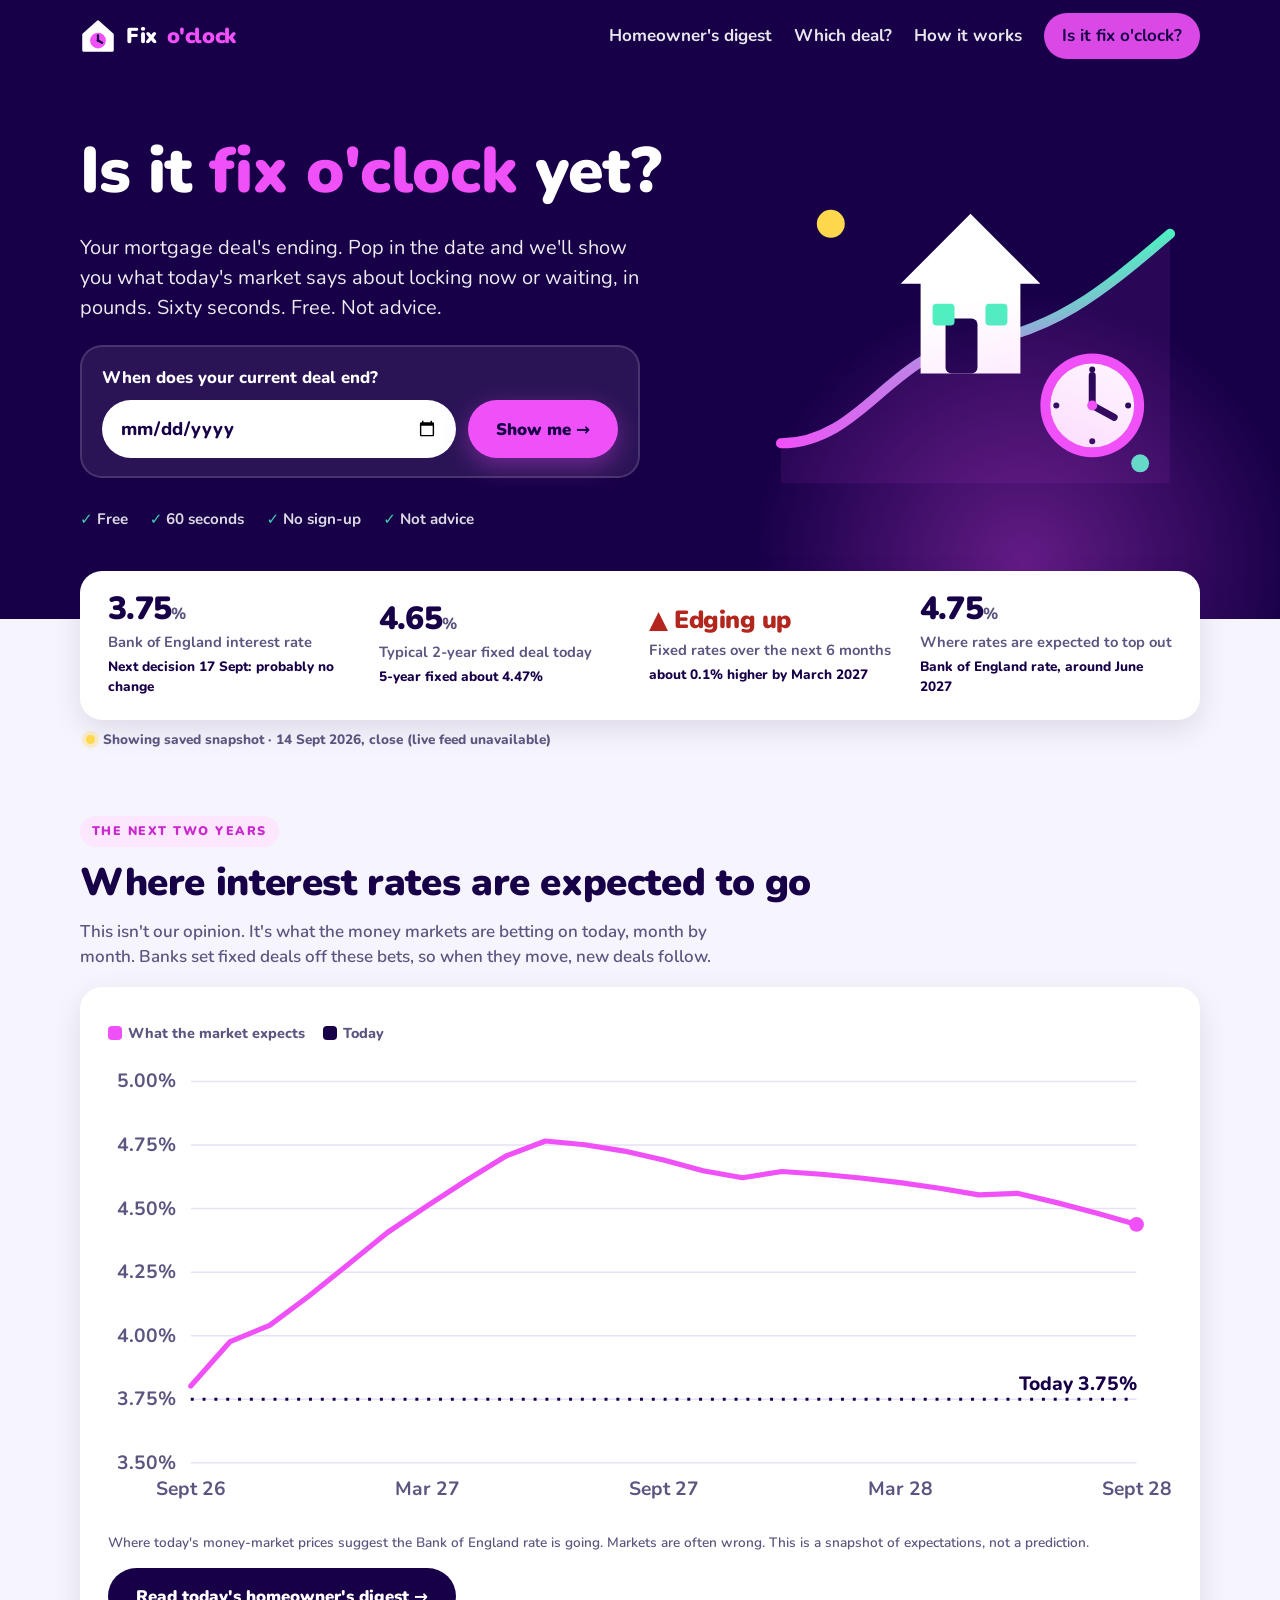
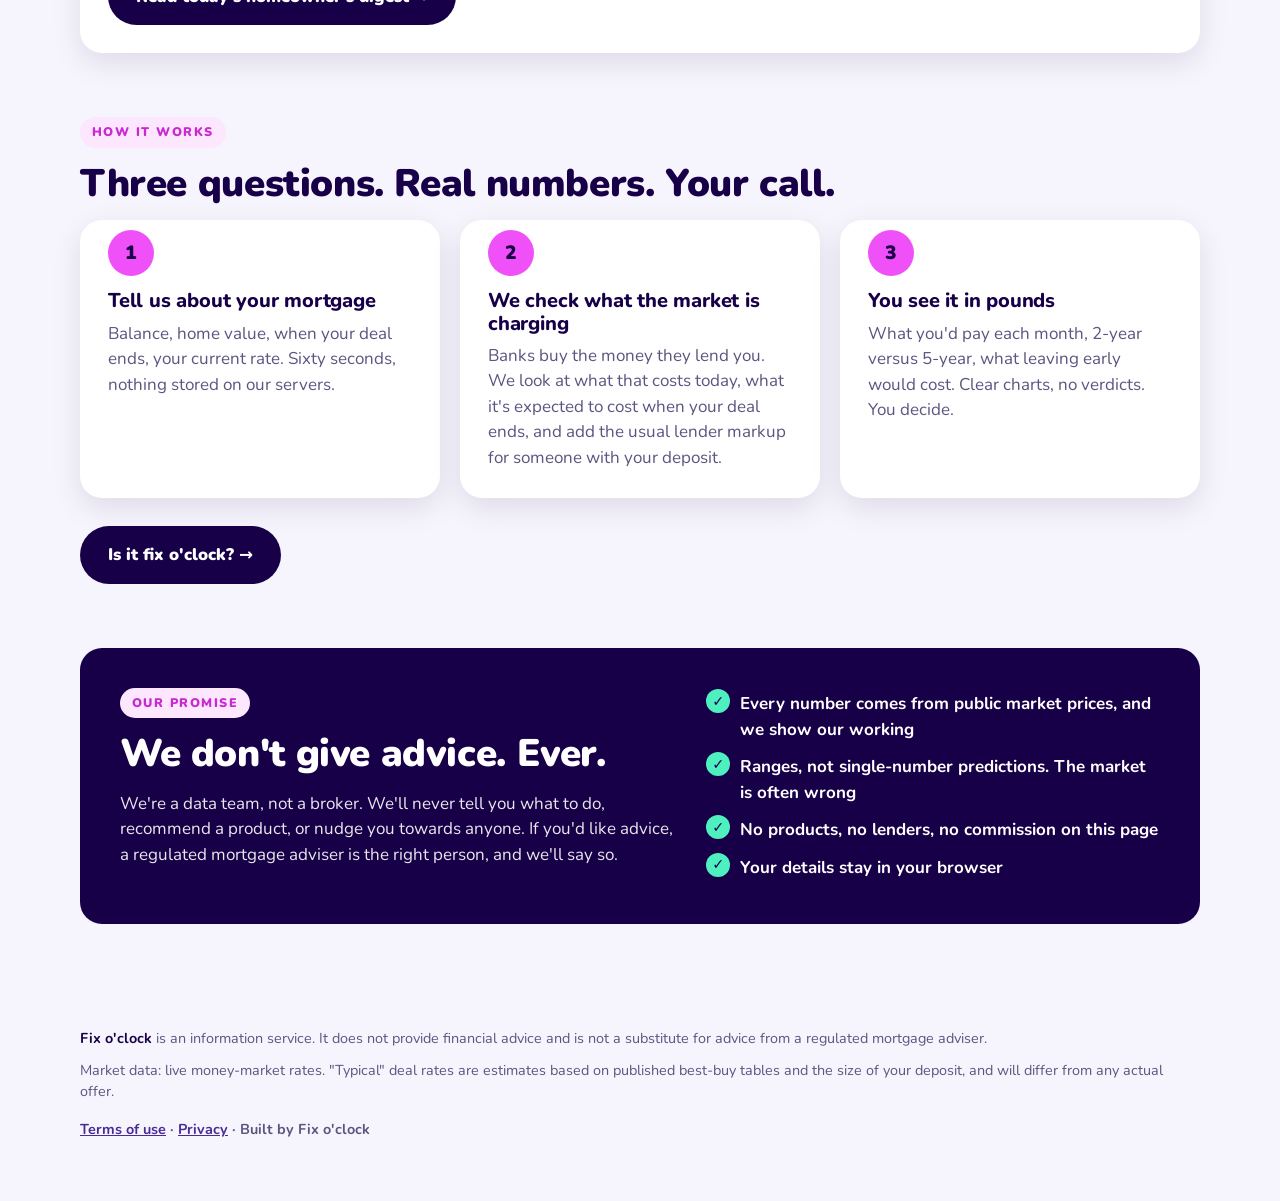
<file: app/index.html>
<!doctype html>
<html lang="en-GB">
<head>
<meta charset="utf-8">
<meta name="viewport" content="width=device-width, initial-scale=1">
<title>Fix o'clock – is it time to fix your mortgage rate?</title>
<meta name="description" content="Free, friendly and no advice. See where the market expects mortgage rates to go, updated live, and what it could mean for when you fix.">
<link rel="icon" type="image/svg+xml" href="favicon.svg">
<link rel="stylesheet" href="styles.css?v=8">
</head>
<body>

<header class="top">
  <div class="wrap">
    <a class="logo" href="index.html">
      <svg class="mark" viewBox="0 0 48 48" aria-hidden="true"><path d="M24 5 L43 22 V43 H5 V22 Z" fill="#fff" stroke="#fff" stroke-width="4" stroke-linejoin="round"/><circle cx="24" cy="30" r="10.5" fill="#f050f8"/><path d="M24 30 V23" stroke="#180048" stroke-width="3" stroke-linecap="round"/><path d="M24 30 L29.5 33" stroke="#180048" stroke-width="3" stroke-linecap="round"/><circle cx="24" cy="30" r="1.8" fill="#180048"/></svg>
      Fix <em>o'clock</em>
    </a>
    <nav>
      <a href="news/index.html">Homeowner's digest</a>
      <a href="position.html">Which deal?</a>
      <a href="#how">How it works</a>
      <a class="cta" href="calculate.html">Is it fix o'clock?</a>
    </nav>
  </div>
</header>

<section class="hero">
  <div class="wrap">
    <div>
      <h1>Is it <span>fix o'clock</span> yet?</h1>
      <p class="lead">Your mortgage deal's ending. Pop in the date and we'll show you what today's market says about locking now or waiting, in pounds. Sixty seconds. Free. Not advice.</p>
      <form class="hook" action="calculate.html" method="get">
        <label for="hookDate">When does your current deal end?</label>
        <div class="hook-row">
          <input type="date" id="hookDate" name="dealEnd" required>
          <button class="btn btn-pink" type="submit">Show me →</button>
        </div>
      </form>
      <div class="trust"><span>Free</span><span>60 seconds</span><span>No sign-up</span><span>Not advice</span></div>
    </div>
    <svg class="hero-art" viewBox="0 0 460 380" aria-hidden="true">
      <defs><linearGradient id="g1" x1="0" x2="1"><stop offset="0" stop-color="#f050f8"/><stop offset="1" stop-color="#4ef0c0"/></linearGradient></defs>
      <path d="M40 300 C 120 300, 150 210, 230 200 S 360 150, 430 90" fill="none" stroke="url(#g1)" stroke-width="10" stroke-linecap="round"/>
      <path d="M40 300 C 120 300, 150 210, 230 200 S 360 150, 430 90 L 430 340 L 40 340 Z" fill="#f050f8" opacity=".08"/>
      <g transform="translate(150 60)">
        <path d="M80 10 L 10 80 H 30 V 170 H 130 V 80 H 150 Z" fill="#fff"/>
        <rect x="55" y="115" width="32" height="55" rx="6" fill="#180048"/>
        <rect x="95" y="100" width="22" height="22" rx="4" fill="#4ef0c0"/>
        <rect x="42" y="100" width="22" height="22" rx="4" fill="#4ef0c0"/>
      </g>
      <g transform="translate(300 200)">
        <circle cx="52" cy="62" r="52" fill="#f050f8"/>
        <circle cx="52" cy="62" r="42" fill="#fff"/>
        <path d="M52 62 V 32" stroke="#180048" stroke-width="7" stroke-linecap="round"/>
        <path d="M52 62 L 74 74" stroke="#180048" stroke-width="7" stroke-linecap="round"/>
        <circle cx="52" cy="62" r="5" fill="#f050f8"/>
        <circle cx="52" cy="26" r="3" fill="#180048"/><circle cx="88" cy="62" r="3" fill="#180048"/><circle cx="52" cy="98" r="3" fill="#180048"/><circle cx="16" cy="62" r="3" fill="#180048"/>
      </g>
      <circle cx="90" cy="80" r="14" fill="#ffd84d"/>
      <circle cx="400" cy="320" r="9" fill="#4ef0c0"/>
    </svg>
  </div>
</section>

<section class="market wrap" id="market">
  <div class="card">
    <div class="stat"><div class="n" id="m-bank">–<small>%</small></div><div class="l">Bank of England interest rate</div><div class="d" id="m-mpc"></div></div>
    <div class="stat"><div class="n" id="m-fix2">–<small>%</small></div><div class="l">Typical 2-year fixed deal today</div><div class="d" id="m-fix5"></div></div>
    <div class="stat"><div class="n n-text" id="m-dir">–</div><div class="l">Fixed rates over the next 6 months</div><div class="d" id="m-dir-d"></div></div>
    <div class="stat"><div class="n" id="m-peak">–<small>%</small></div><div class="l">Where rates are expected to top out</div><div class="d" id="m-peak-d"></div></div>
  </div>
  <p class="live" id="m-live" style="margin:10px 6px 0"><span class="dot"></span><span>Connecting to live market data…</span></p>
</section>

<section class="block">
  <div class="wrap">
    <span class="eyebrow">The next two years</span>
    <h2>Where interest rates are expected to go</h2>
    <p style="max-width:680px;color:var(--muted);font-weight:600">This isn't our opinion. It's what the money markets are betting on today, month by month. Banks set fixed deals off these bets, so when they move, new deals follow.</p>
    <div class="card">
      <div class="legend"><span><i style="background:#f050f8"></i>What the market expects</span><span><i style="background:#180048"></i>Today</span></div>
      <div class="chart-wrap" id="c-bankrate"></div>
      <p class="foot-note">Where today's money-market prices suggest the Bank of England rate is going. Markets are often wrong. This is a snapshot of expectations, not a prediction.</p>
      <p style="margin:14px 0 0"><a class="btn btn-ink" href="news/index.html">Read today's homeowner's digest →</a></p>
    </div>
  </div>
</section>

<section class="block" id="how" style="padding-top:0">
  <div class="wrap">
    <span class="eyebrow">How it works</span>
    <h2>Three questions. Real numbers. Your call.</h2>
    <div class="grid3">
      <div class="card step"><div class="num">1</div><h3>Tell us about your mortgage</h3><p>Balance, home value, when your deal ends, your current rate. Sixty seconds, nothing stored on our servers.</p></div>
      <div class="card step"><div class="num">2</div><h3>We check what the market is charging</h3><p>Banks buy the money they lend you. We look at what that costs today, what it's expected to cost when your deal ends, and add the usual lender markup for someone with your deposit.</p></div>
      <div class="card step"><div class="num">3</div><h3>You see it in pounds</h3><p>What you'd pay each month, 2-year versus 5-year, what leaving early would cost. Clear charts, no verdicts. You decide.</p></div>
    </div>
    <div style="margin-top:28px"><a class="btn btn-ink" href="calculate.html">Is it fix o'clock? →</a></div>
  </div>
</section>

<section class="block" id="promise" style="padding-top:0">
  <div class="wrap">
    <div class="promise">
      <div>
        <span class="eyebrow">Our promise</span>
        <h2 style="color:#fff">We don't give advice. Ever.</h2>
        <p style="opacity:.9">We're a data team, not a broker. We'll never tell you what to do, recommend a product, or nudge you towards anyone. If you'd like advice, a regulated mortgage adviser is the right person, and we'll say so.</p>
      </div>
      <ul>
        <li>Every number comes from public market prices, and we show our working</li>
        <li>Ranges, not single-number predictions. The market is often wrong</li>
        <li>No products, no lenders, no commission on this page</li>
        <li>Your details stay in your browser</li>
      </ul>
    </div>
  </div>
</section>

<footer>
  <div class="wrap">
    <div><strong>Fix o'clock</strong> is an information service. It does not provide financial advice and is not a substitute for advice from a regulated mortgage adviser.</div>
    <div>Market data: live money-market rates. "Typical" deal rates are estimates based on published best-buy tables and the size of your deposit, and will differ from any actual offer.</div>
    <div class="legal"><a href="terms.html">Terms of use</a> · <a href="privacy.html">Privacy</a> · Built by Fix o'clock</div>
  </div>
</footer>

<script src="curve.js?v=8"></script>
<script src="data/market.js?v=8"></script>
<script src="engine.js?v=8"></script>
<script src="live.js?v=8"></script>
<script src="charts.js?v=8"></script>
<script>
(function () {
  const $ = id => document.getElementById(id);
  const pct = x => x.toFixed(2);
  function delta(cur, prev) {
    if (prev == null) return "";
    const d = cur - prev, bp = Math.round(d * 100);
    if (Math.abs(bp) < 1) return '<span class="flat">unchanged vs last close</span>';
    return `<span class="${bp > 0 ? "up" : "down"}">${bp > 0 ? "▲" : "▼"} ${Math.abs(bp)}bp vs last close</span>`;
  }
  function render() {
    const M = window.MARKET, prev = M.previousPillars || {};
    const E = window.Engine, LTV = 75;
    // 1. Bank of England rate + what markets expect at the next decision
    $("m-bank").innerHTML = pct(M.bankRate) + "<small>%</small>";
    const mpc = window.Live.nextMpc();
    // Pricing for the next meeting: the 1-month swap vs overnight if the meeting is
    // within a month, otherwise the forward for the month after it.
    const daysToMpc = mpc ? (new Date(mpc) - new Date(M.asOf)) / 864e5 : 99;
    const step = daysToMpc <= 35 ? (M.pillars.OIS_1M - M.pillars.OIS_1D) : (M.forward[Math.ceil(daysToMpc / 30.4)] - M.bankRate);
    const expect = step > 0.125 ? "probably a rise" : step < -0.125 ? "probably a cut" : "probably no change";
    $("m-mpc").textContent = mpc ? "Next decision " + new Date(mpc).toLocaleDateString("en-GB", { day: "numeric", month: "short" }) + ": " + expect : "";
    // 2. Typical fixed deals today (75% loan-to-value)
    const fix2 = E.impliedFix(0, 2, LTV), fix5 = E.impliedFix(0, 5, LTV);
    $("m-fix2").innerHTML = pct(fix2) + "<small>%</small>";
    $("m-fix5").textContent = "5-year fixed about " + pct(fix5) + "%";
    // 3. Direction of travel for fixed rates
    const d6 = E.impliedFix(6, 2, LTV) - fix2;
    const dir = d6 > 0.15 ? ["Rising", "up"] : d6 > 0.05 ? ["Edging up", "up"] : d6 < -0.15 ? ["Falling", "down"] : d6 < -0.05 ? ["Edging down", "down"] : ["Steady", "flat"];
    $("m-dir").innerHTML = `<span class="${dir[1]}">${dir[1] === "up" ? "▲ " : dir[1] === "down" ? "▼ " : ""}${dir[0]}</span>`;
    const by = E.addMonths(M.asOf, 6).toLocaleDateString("en-GB", { month: "long", year: "numeric" });
    $("m-dir-d").textContent = Math.abs(d6) < 0.05 ? "little change expected by " + by : "about " + Math.abs(d6).toFixed(1) + "% " + (d6 >= 0 ? "higher" : "lower") + " by " + by;
    // 4. Where the Bank of England rate is expected to peak
    const path = E.bankRatePath(36);
    let peak = path[0]; path.forEach(p => { if (p.r > peak.r) peak = p; });
    $("m-peak").innerHTML = (Math.round(peak.r * 4) / 4).toFixed(2) + "<small>%</small>";
    $("m-peak-d").textContent = "Bank of England rate, around " + new Date(peak.date).toLocaleDateString("en-GB", { month: "long", year: "numeric" });
    const live = $("m-live");
    live.className = "live " + (M.source === "live" ? "" : "off");
    live.innerHTML = `<span class="dot"></span><span>${M.source === "live" ? "Live market data · " + M.asOfLabel : "Showing saved snapshot · " + M.asOfLabel + " (live feed unavailable)"}</span>`;
    const pts = window.Engine.bankRatePath(24);
    const ticks = pts.filter(p => p.t % 6 === 0).map(p => ({ x: p.t, label: window.Engine.fmtMonth(p.date) }));
    window.Charts.line($("c-bankrate"), {
      series: [{ name: "", points: pts.map(p => ({ x: p.t, y: p.r })), color: "#f050f8" }],
      hlines: [{ y: M.bankRate, label: "Today " + pct(M.bankRate) + "%", color: "#180048" }],
      xTicks: ticks, yLabel: y => y.toFixed(2) + "%", height: 320, aria: "Where the Bank of England rate is expected to go",
    });
  }
  render();
  document.addEventListener("market:updated", render);
})();
</script>
</body>
</html>
</file>
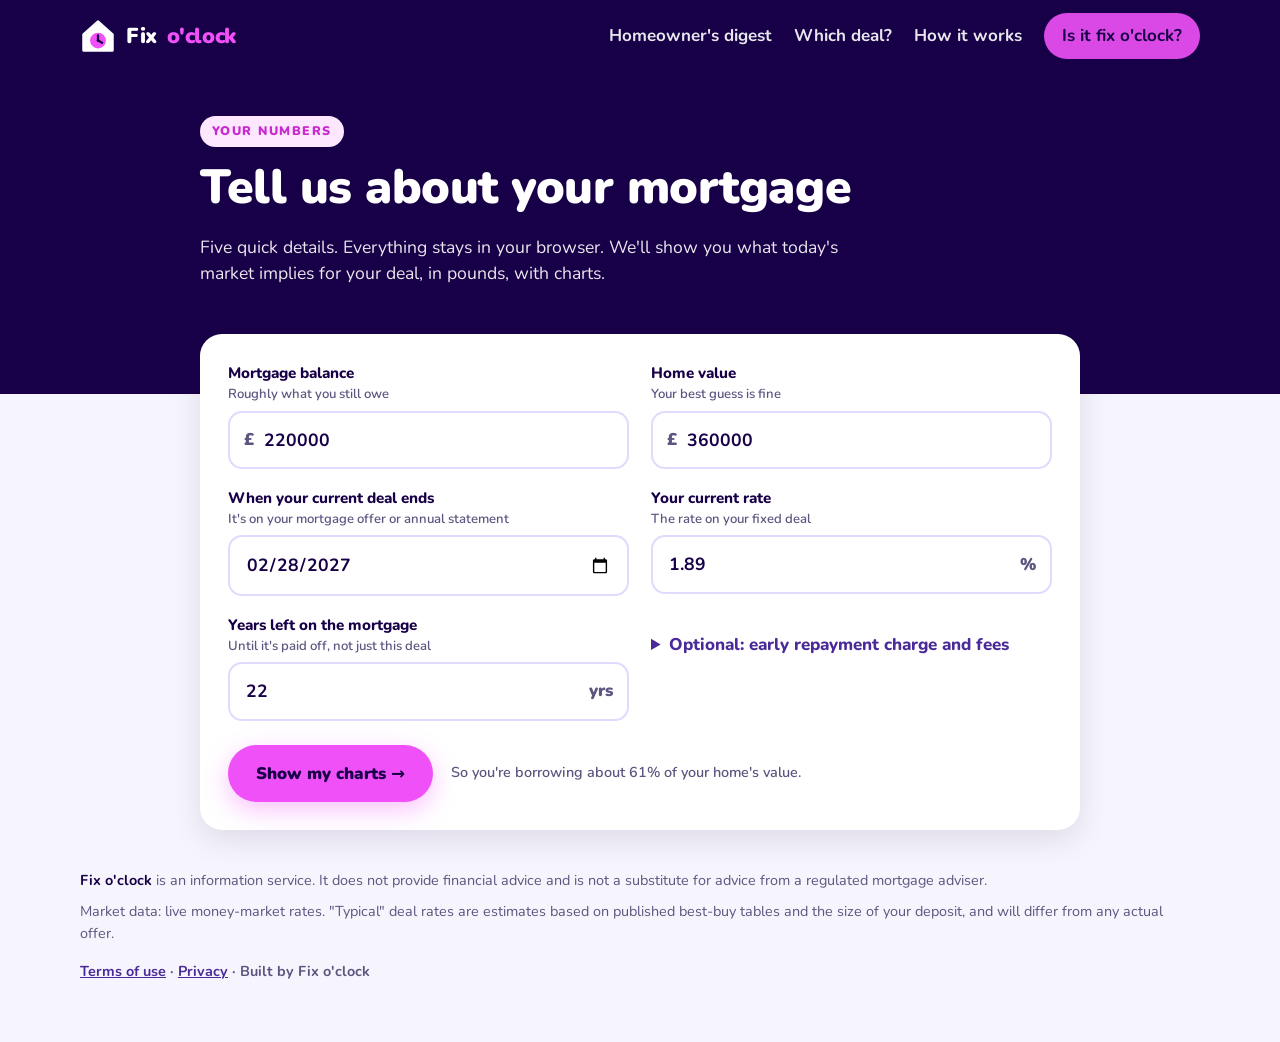
<file: app/calculate.html>
<!doctype html>
<html lang="en-GB">
<head>
<meta charset="utf-8">
<meta name="viewport" content="width=device-width, initial-scale=1">
<title>Is it fix o'clock? – Fix o'clock</title>
<link rel="icon" type="image/svg+xml" href="favicon.svg">
<link rel="stylesheet" href="styles.css?v=8">
</head>
<body>

<header class="top">
  <div class="wrap">
    <a class="logo" href="index.html">
      <svg class="mark" viewBox="0 0 48 48" aria-hidden="true"><path d="M24 5 L43 22 V43 H5 V22 Z" fill="#fff" stroke="#fff" stroke-width="4" stroke-linejoin="round"/><circle cx="24" cy="30" r="10.5" fill="#f050f8"/><path d="M24 30 V23" stroke="#180048" stroke-width="3" stroke-linecap="round"/><path d="M24 30 L29.5 33" stroke="#180048" stroke-width="3" stroke-linecap="round"/><circle cx="24" cy="30" r="1.8" fill="#180048"/></svg>
      Fix <em>o'clock</em>
    </a>
    <nav>
      <a href="news/index.html">Homeowner's digest</a>
      <a href="position.html">Which deal?</a>
      <a href="index.html#how">How it works</a>
      <a class="cta" href="calculate.html">Is it fix o'clock?</a>
    </nav>
  </div>
</header>

<section class="page-head">
  <div class="narrow">
    <span class="eyebrow">Your numbers</span>
    <h1 style="font-size:clamp(1.9rem,4.5vw,3rem)">Tell us about your mortgage</h1>
    <p>Five quick details. Everything stays in your browser. We'll show you what today's market implies for your deal, in pounds, with charts.</p>
  </div>
</section>

<main class="narrow lift">
  <form class="card" id="form" autocomplete="off">
    <div class="form-grid">
      <div>
        <label for="balance">Mortgage balance <span class="hint">Roughly what you still owe</span></label>
        <div class="field has-pre"><span class="pre">£</span><input id="balance" type="number" inputmode="numeric" min="10000" step="1000" value="220000" required></div>
      </div>
      <div>
        <label for="value">Home value <span class="hint">Your best guess is fine</span></label>
        <div class="field has-pre"><span class="pre">£</span><input id="value" type="number" inputmode="numeric" min="20000" step="5000" value="360000" required></div>
      </div>
      <div>
        <label for="dealEnd">When your current deal ends <span class="hint">It's on your mortgage offer or annual statement</span></label>
        <div class="field"><input id="dealEnd" type="date" value="2027-02-28" required></div>
      </div>
      <div>
        <label for="currentRate">Your current rate <span class="hint">The rate on your fixed deal</span></label>
        <div class="field has-suf"><input id="currentRate" type="number" inputmode="decimal" min="0" max="15" step="0.01" value="1.89" required><span class="suf">%</span></div>
      </div>
      <div>
        <label for="termYears">Years left on the mortgage <span class="hint">Until it's paid off, not just this deal</span></label>
        <div class="field has-suf"><input id="termYears" type="number" inputmode="numeric" min="1" max="40" step="1" value="22" required><span class="suf">yrs</span></div>
      </div>
      <div>
        <details class="more">
          <summary>Optional: early repayment charge and fees</summary>
          <div class="form-grid" style="margin-top:14px">
            <div>
              <label for="ercPct">Early repayment charge <span class="hint">On your offer, e.g. 2%</span></label>
              <div class="field has-suf"><input id="ercPct" type="number" inputmode="decimal" min="0" max="10" step="0.5" value="2"><span class="suf">%</span></div>
            </div>
            <div>
              <label for="fee">Typical product fee <span class="hint">Per new deal</span></label>
              <div class="field has-pre"><span class="pre">£</span><input id="fee" type="number" inputmode="numeric" min="0" step="1" value="999"></div>
            </div>
          </div>
        </details>
      </div>
    </div>
    <div class="form-actions">
      <button class="btn btn-pink" type="submit">Show my charts →</button>
      <span class="note" id="ltv-note"></span>
    </div>
  </form>

  <div id="results" class="hidden">

    <section class="card one" id="r-one">
      <span class="eyebrow">The one number</span>
      <div class="big" id="one-n"></div>
      <div class="big-k" id="one-k"></div>
      <div class="big-s" id="one-s"></div>
    </section>

    <div class="notice" style="margin-top:24px"><span class="i">i</span><span>These are what the market expects today, not predictions and not advice. Real offers depend on your lender, credit history and the day you apply. <span id="live-note"></span></span></div>

    <section class="card result" id="r-rates">
      <h2>Rates ahead <span class="chip" id="ltv-chip"></span></h2>
      <div class="plain" id="p-rates"></div>
      <div class="legend"><span><i style="background:#f050f8"></i>Typical 2-year fix</span><span><i style="background:#180048"></i>Typical 5-year fix</span><span><i style="background:#f050f8;opacity:.25"></i>Where it will most likely land</span></div>
      <div class="chart-wrap" id="c-rates"></div>
      <div class="readouts">
        <div class="readout"><div class="v" id="v-now2"></div><div class="k">Typical 2-year deal today, for your deposit</div></div>
        <div class="readout"><div class="v" id="v-end2"></div><div class="k" id="k-end2">What the market expects a 2-year deal to cost when yours ends</div></div>
        <div class="readout"><div class="v" id="v-p2"></div><div class="k">Chance it's higher then than it is now</div></div>
      </div>
      <p class="foot-note" id="n-rates"></p>
    </section>

    <section class="card result" id="r-pay">
      <h2>Your monthly payment</h2>
      <div class="plain" id="p-pay"></div>
      <div class="chart-wrap" id="c-pay"></div>
      <p class="foot-note">Repayment mortgage, same years left for each. "Do nothing" means rolling onto your lender's standard variable rate, the expensive one you land on if you don't arrange a new deal. We've used a typical one.</p>
    </section>

    <section class="card result" id="r-25">
      <h2>2-year vs 5-year</h2>
      <div class="plain" id="p-25"></div>
      <div class="chart-wrap" id="c-25"></div>
      <div class="readouts">
        <div class="readout"><div class="v" id="v-be3"></div><div class="k">The 3-year rate in two years' time that would make both routes cost the same</div></div>
        <div class="readout"><div class="v" id="v-r3"></div><div class="k">What the market expects that rate to be (most likely range)</div></div>
        <div class="readout"><div class="v" id="v-p23"></div><div class="k">Chance the 2-year-then-3-year route ends up cheaper</div></div>
      </div>
      <p class="foot-note">Cost means all the interest plus any fees over five years. One 5-year deal, against a 2-year deal followed by a 3-year deal at the rate the market currently expects. The second deal's rate and fee are assumptions.</p>
    </section>

    <section class="card result" id="r-erc">
      <h2>Leaving your deal early</h2>
      <div class="plain" id="p-erc"></div>
      <div class="chart-wrap" id="c-erc"></div>
      <div class="readouts">
        <div class="readout"><div class="v" id="v-ercm"></div><div class="k">Months to recover the exit cost</div></div>
        <div class="readout"><div class="v" id="v-ercleft"></div><div class="k">Months left on your current deal</div></div>
        <div class="readout"><div class="v" id="v-ercnet"></div><div class="k">Net effect over the rest of your deal</div></div>
      </div>
      <p class="foot-note">Compares staying on your current rate until the deal ends with paying the charge and moving to a typical 5-year deal today. It stops at the day your deal would have ended, which cuts both ways.</p>
    </section>

    <section class="card remind">
      <h2 style="color:#fff">Want a nudge when your lock window opens?</h2>
      <p style="opacity:.9;margin:0" id="remind-text">Most lenders let you reserve a new rate up to six months before your deal ends. We can remind you, and nothing else.</p>
      <div class="row"><input type="email" id="email" placeholder="you@example.com"><button class="btn btn-pink" type="button" id="remind-btn">Remind me</button></div>
      <label class="check"><input type="checkbox" id="broker"> Optional: I'm happy for a regulated mortgage adviser to contact me. We'd be paid a referral fee if you went ahead, and it never changes the numbers you see here.</label>
      <div class="ok hidden" id="remind-ok">Done. Saved in this browser for now; nothing has been sent anywhere.</div>
    </section>

  </div>
</main>

<footer>
  <div class="wrap">
    <div><strong>Fix o'clock</strong> is an information service. It does not provide financial advice and is not a substitute for advice from a regulated mortgage adviser.</div>
    <div>Market data: live money-market rates. "Typical" deal rates are estimates based on published best-buy tables and the size of your deposit, and will differ from any actual offer.</div>
    <div class="legal"><a href="terms.html">Terms of use</a> · <a href="privacy.html">Privacy</a> · Built by Fix o'clock</div>
  </div>
</footer>

<script src="curve.js?v=8"></script>
<script src="data/market.js?v=8"></script>
<script src="engine.js?v=8"></script>
<script src="live.js?v=8"></script>
<script src="charts.js?v=8"></script>
<script src="calculate.js?v=8"></script>
</body>
</html>
</file>
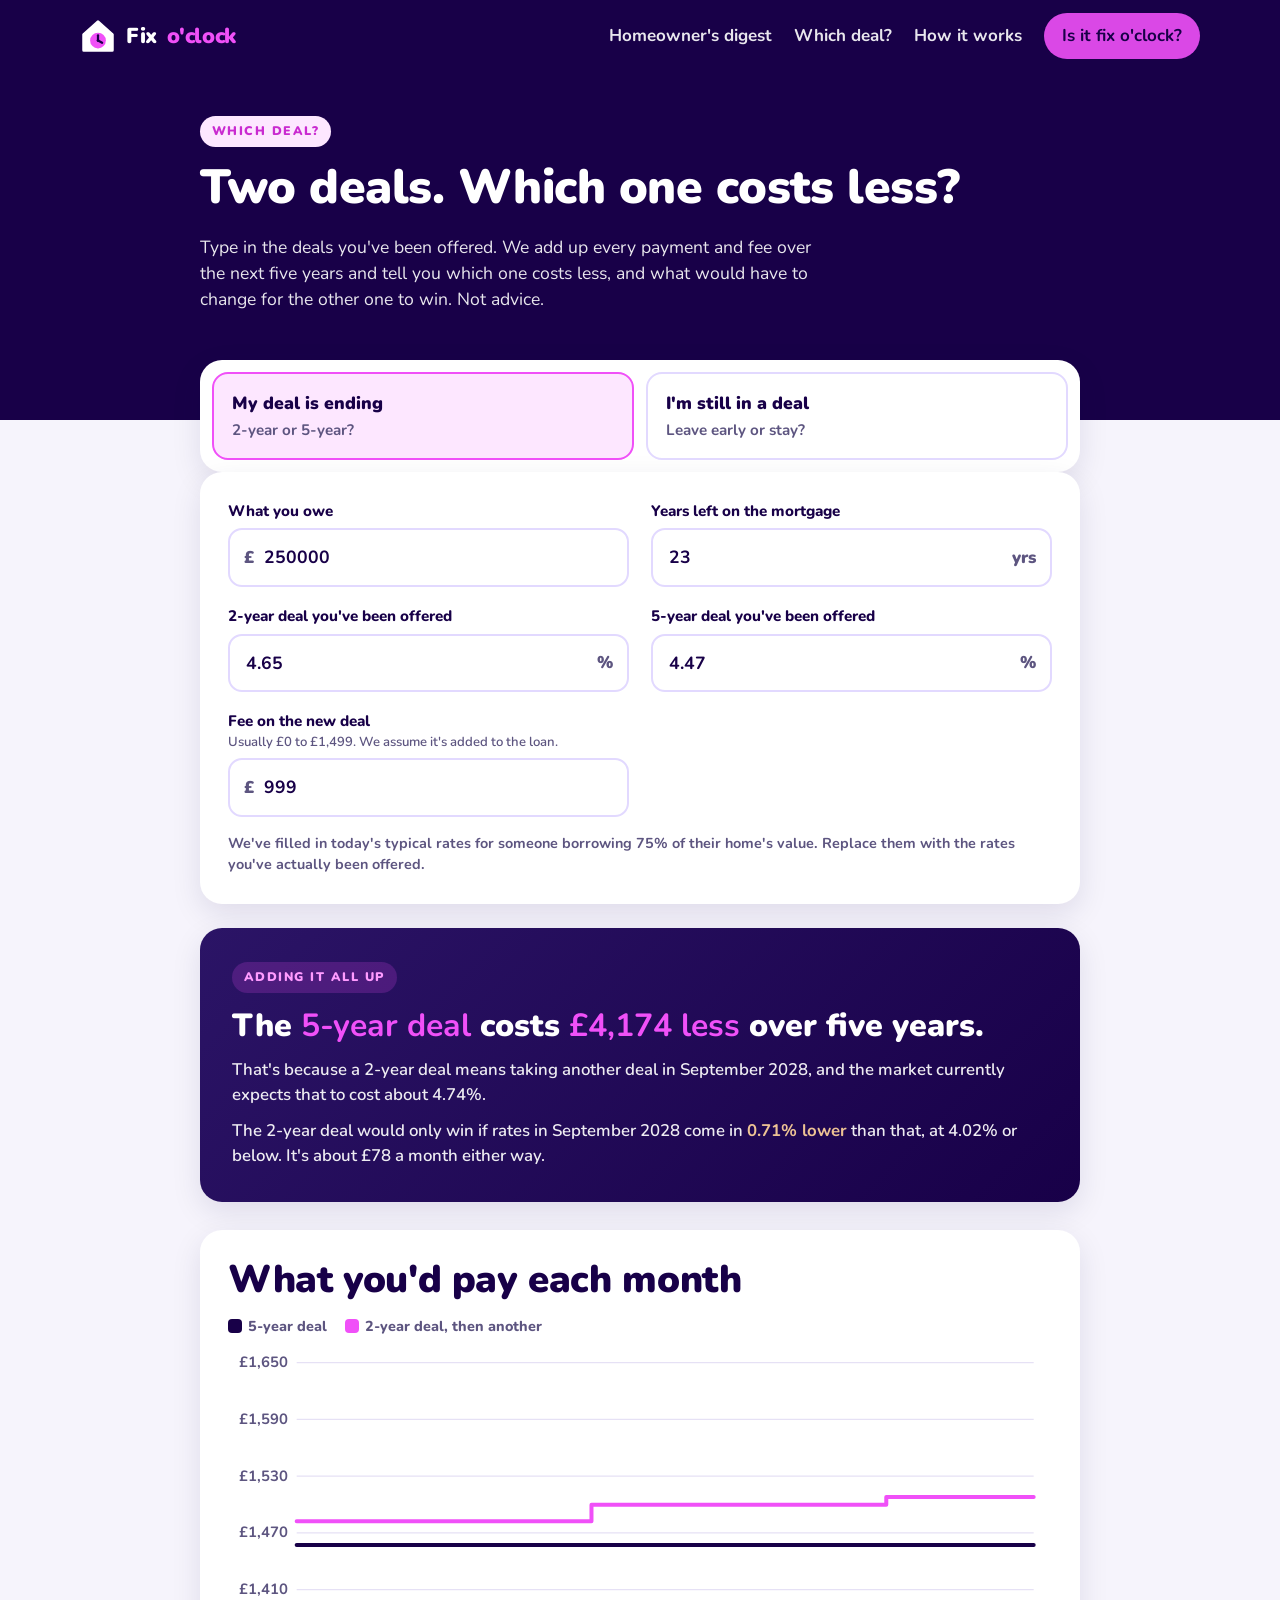
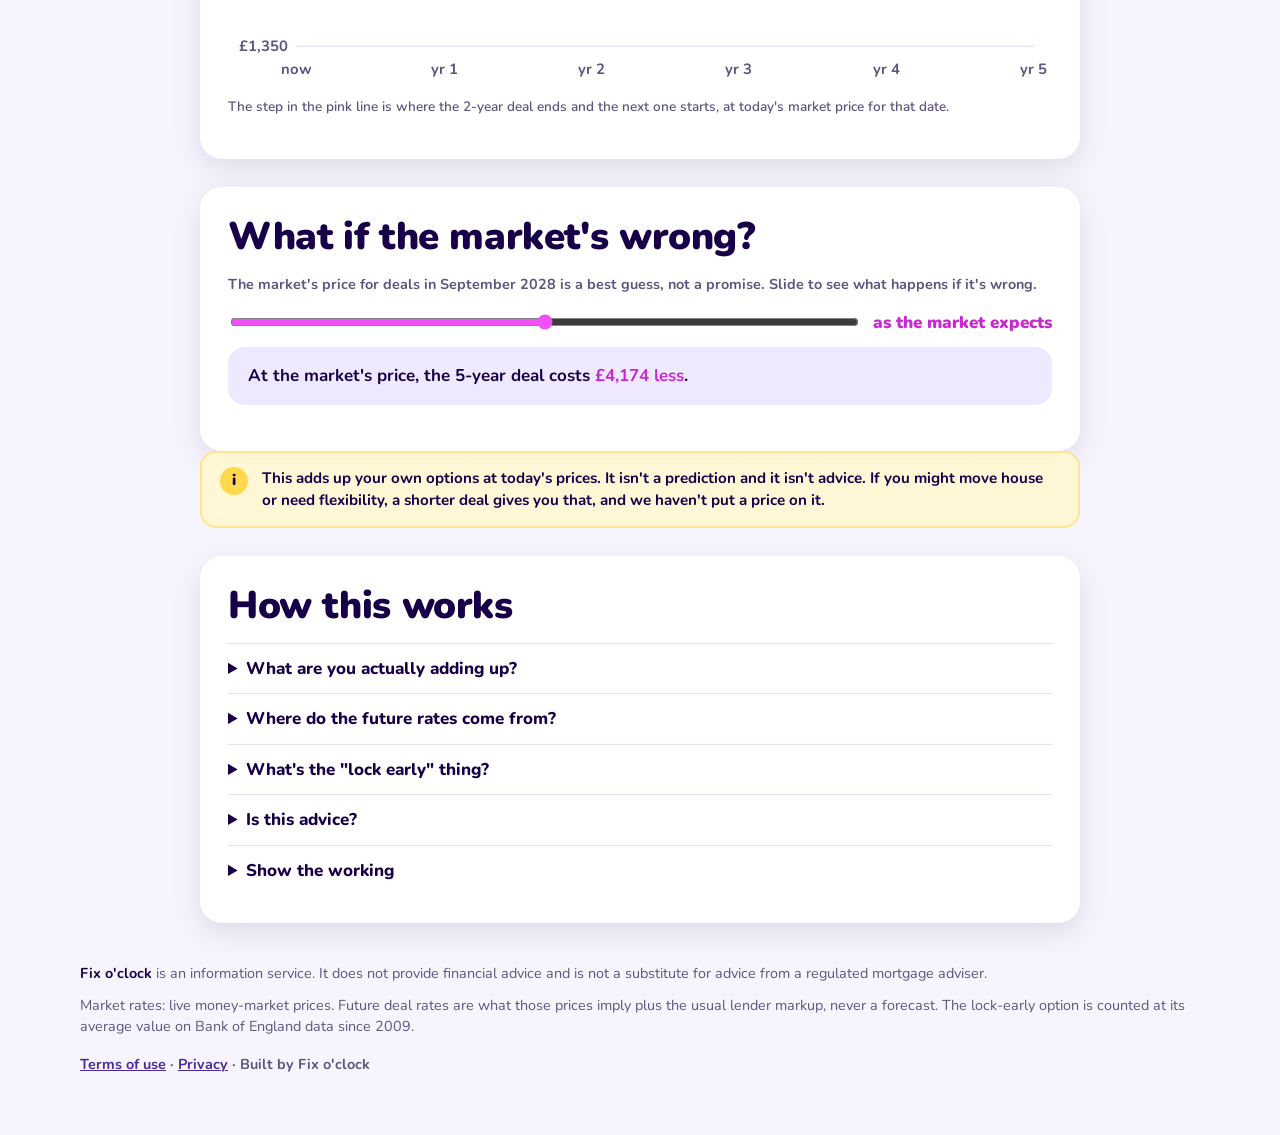
<file: app/position.html>
<!doctype html>
<html lang="en-GB">
<head>
<meta charset="utf-8">
<meta name="viewport" content="width=device-width, initial-scale=1">
<title>Which deal? – Fix o'clock</title>
<meta name="description" content="2-year or 5-year? Leave early or stay? We add up every payment and fee over five years and tell you which costs less. No forecasts, no advice.">
<link rel="icon" type="image/svg+xml" href="favicon.svg">
<link rel="stylesheet" href="styles.css?v=8">
</head>
<body>

<header class="top">
  <div class="wrap">
    <a class="logo" href="index.html">
      <svg class="mark" viewBox="0 0 48 48" aria-hidden="true"><path d="M24 5 L43 22 V43 H5 V22 Z" fill="#fff" stroke="#fff" stroke-width="4" stroke-linejoin="round"/><circle cx="24" cy="30" r="10.5" fill="#f050f8"/><path d="M24 30 V23" stroke="#180048" stroke-width="3" stroke-linecap="round"/><path d="M24 30 L29.5 33" stroke="#180048" stroke-width="3" stroke-linecap="round"/><circle cx="24" cy="30" r="1.8" fill="#180048"/></svg>
      Fix <em>o'clock</em>
    </a>
    <nav>
      <a href="news/index.html">Homeowner's digest</a>
      <a href="position.html">Which deal?</a>
      <a href="index.html#how">How it works</a>
      <a class="cta" href="calculate.html">Is it fix o'clock?</a>
    </nav>
  </div>
</header>

<section class="page-head">
  <div class="narrow">
    <span class="eyebrow">Which deal?</span>
    <h1 style="font-size:clamp(1.9rem,4.5vw,3rem)">Two deals. Which one costs less?</h1>
    <p>Type in the deals you've been offered. We add up every payment and fee over the next five years and tell you which one costs less, and what would have to change for the other one to win. Not advice.</p>
  </div>
</section>

<main class="narrow lift">

  <div class="modes card" role="group" aria-label="Your situation">
    <button type="button" id="modeA" class="mode" aria-pressed="true"><b>My deal is ending</b><span>2-year or 5-year?</span></button>
    <button type="button" id="modeB" class="mode" aria-pressed="false"><b>I'm still in a deal</b><span>Leave early or stay?</span></button>
  </div>

  <form class="card" id="form" autocomplete="off" onsubmit="return false">
    <p class="prefill hidden" id="prefill-note">We've used the details you entered on the calculator.</p>
    <div class="form-grid">
      <div>
        <label for="bal">What you owe</label>
        <div class="field has-pre"><span class="pre">£</span><input id="bal" type="number" min="10000" step="1000" value="250000"></div>
      </div>
      <div>
        <label for="term">Years left on the mortgage</label>
        <div class="field has-suf"><input id="term" type="number" min="1" max="40" step="1" value="23"><span class="suf">yrs</span></div>
      </div>
      <div class="onlyB hidden">
        <label for="cur">Rate you pay now</label>
        <div class="field has-suf"><input id="cur" type="number" min="0" max="15" step="0.01" value="1.99"><span class="suf">%</span></div>
      </div>
      <div class="onlyB hidden">
        <label for="left">Months left on your current deal</label>
        <div class="field has-suf"><input id="left" type="number" min="1" max="120" step="1" value="25"><span class="suf">mo</span></div>
      </div>
      <div class="onlyB hidden">
        <label for="erc">Charge for leaving early <span class="hint">On your offer letter, e.g. 2%</span></label>
        <div class="field has-suf"><input id="erc" type="number" min="0" max="10" step="0.5" value="2"><span class="suf">%</span></div>
      </div>
      <div class="onlyA">
        <label for="o2">2-year deal you've been offered</label>
        <div class="field has-suf"><input id="o2" type="number" min="0" max="15" step="0.01"><span class="suf">%</span></div>
      </div>
      <div>
        <label for="o5" id="o5-label">5-year deal you've been offered</label>
        <div class="field has-suf"><input id="o5" type="number" min="0" max="15" step="0.01"><span class="suf">%</span></div>
      </div>
      <div>
        <label for="fee">Fee on the new deal <span class="hint">Usually £0 to £1,499. We assume it's added to the loan.</span></label>
        <div class="field has-pre"><span class="pre">£</span><input id="fee" type="number" min="0" step="1" value="999"></div>
      </div>
    </div>
    <p class="muted" id="typical-note" style="margin:16px 0 0"></p>
  </form>

  <div id="results" class="hidden">
    <section class="card one">
      <span class="eyebrow">Adding it all up</span>
      <p class="lead-big" id="lead"></p>
      <p class="sub-big" id="sub"></p>
      <p class="sub-big" id="sub2" style="margin-top:10px"></p>
    </section>

    <section class="card result">
      <h2 id="chartTitle">What you'd pay each month</h2>
      <div class="legend" id="legend"></div>
      <div class="chart-wrap"><svg id="svg" class="chart" viewBox="0 0 720 300" role="img" aria-label="Monthly payment by route"></svg></div>
      <p class="foot-note" id="chart-note"></p>
    </section>

    <section class="card result">
      <h2>What if the market's wrong?</h2>
      <p class="muted" id="wiq"></p>
      <div class="whatif">
        <input id="wi" type="range" min="-150" max="150" step="5" value="0" aria-label="How far future rates differ from what the market expects">
        <div class="wiv" id="wiv"></div>
      </div>
      <p class="plain" id="wia"></p>
    </section>

    <div class="notice"><span class="i">i</span><span>This adds up your own options at today's prices. It isn't a prediction and it isn't advice. If you might move house or need flexibility, a shorter deal gives you that, and we haven't put a price on it.</span></div>

    <section class="card result">
      <h2>How this works</h2>
      <div class="guide">
        <details><summary>What are you actually adding up?</summary><p>Every monthly payment for five years, any fees, and what you'd still owe at the end. Money you pay later is worth a bit less than money you pay now, so we shrink later payments accordingly. The route with the lower total costs less. The headline rate on its own tells you almost nothing.</p></details>
        <details><summary>Where do the future rates come from?</summary><p>A 2-year deal means you'll need another deal in two years. We don't guess what that will cost. We use the price the money markets are quoting today for borrowing in two years' time, plus the usual lender markup. That's the market's own view, not ours, and it can be wrong. The slider shows how wrong it would have to be to change the answer.</p></details>
        <details><summary>What's the "lock early" thing?</summary><p>Most lenders let you arrange your next deal up to six months before your current one ends, and switch to a cheaper one if it appears before you start. It's free, and on Bank of England data since 2009 it's been worth about a quarter of a percent on the rate. We count 0.20% of that on future deals, never on one you already hold.</p></details>
        <details><summary>Is this advice?</summary><p>No. It's arithmetic on the numbers you typed in and today's market prices. It doesn't know your circumstances. A regulated mortgage adviser does.</p></details>
        <details><summary>Show the working</summary><div id="ledger"></div></details>
      </div>
    </section>
  </div>
</main>

<footer>
  <div class="wrap">
    <div><strong>Fix o'clock</strong> is an information service. It does not provide financial advice and is not a substitute for advice from a regulated mortgage adviser.</div>
    <div>Market rates: live money-market prices. Future deal rates are what those prices imply plus the usual lender markup, never a forecast. The lock-early option is counted at its average value on Bank of England data since 2009.</div>
    <div class="legal"><a href="terms.html">Terms of use</a> · <a href="privacy.html">Privacy</a> · Built by Fix o'clock</div>
  </div>
</footer>

<script src="curve.js?v=8"></script>
<script src="data/market.js?v=8"></script>
<script src="engine.js?v=8"></script>
<script src="live.js?v=8"></script>
<script src="position-engine.js?v=8"></script>
<script src="position.js?v=8"></script>
</body>
</html>
</file>
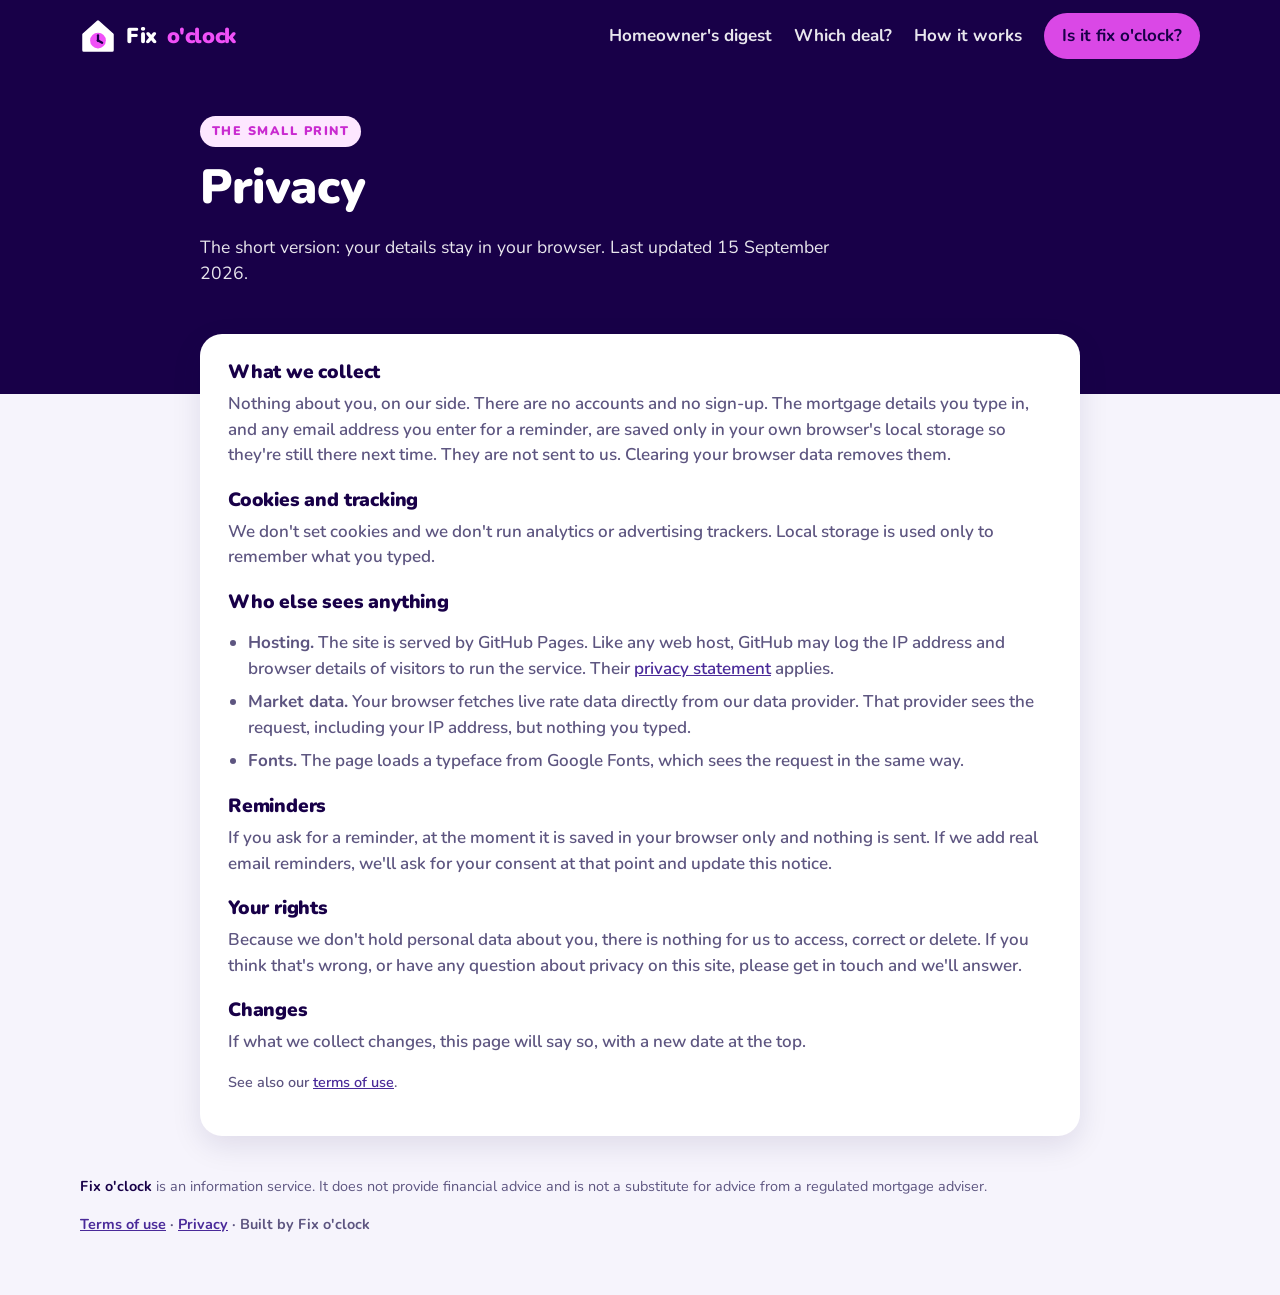
<file: app/privacy.html>
<!doctype html>
<html lang="en-GB">
<head>
<meta charset="utf-8">
<meta name="viewport" content="width=device-width, initial-scale=1">
<title>Privacy – Fix o'clock</title>
<link rel="icon" type="image/svg+xml" href="favicon.svg">
<link rel="stylesheet" href="styles.css?v=8">
</head>
<body>

<header class="top">
  <div class="wrap">
    <a class="logo" href="index.html">
      <svg class="mark" viewBox="0 0 48 48" aria-hidden="true"><path d="M24 5 L43 22 V43 H5 V22 Z" fill="#fff" stroke="#fff" stroke-width="4" stroke-linejoin="round"/><circle cx="24" cy="30" r="10.5" fill="#f050f8"/><path d="M24 30 V23" stroke="#180048" stroke-width="3" stroke-linecap="round"/><path d="M24 30 L29.5 33" stroke="#180048" stroke-width="3" stroke-linecap="round"/><circle cx="24" cy="30" r="1.8" fill="#180048"/></svg>
      Fix <em>o'clock</em>
    </a>
    <nav>
      <a href="news/index.html">Homeowner's digest</a>
      <a href="position.html">Which deal?</a>
      <a href="index.html#how">How it works</a>
      <a class="cta" href="calculate.html">Is it fix o'clock?</a>
    </nav>
  </div>
</header>

<section class="page-head">
  <div class="narrow">
    <span class="eyebrow">The small print</span>
    <h1 style="font-size:clamp(1.9rem,4.5vw,3rem)">Privacy</h1>
    <p>The short version: your details stay in your browser. Last updated 15 September 2026.</p>
  </div>
</section>

<main class="narrow lift">
  <section class="card legal-page">
    <h2>What we collect</h2>
    <p>Nothing about you, on our side. There are no accounts and no sign-up. The mortgage details you type in, and any email address you enter for a reminder, are saved only in your own browser's local storage so they're still there next time. They are not sent to us. Clearing your browser data removes them.</p>

    <h2>Cookies and tracking</h2>
    <p>We don't set cookies and we don't run analytics or advertising trackers. Local storage is used only to remember what you typed.</p>

    <h2>Who else sees anything</h2>
    <ul>
      <li><b>Hosting.</b> The site is served by GitHub Pages. Like any web host, GitHub may log the IP address and browser details of visitors to run the service. Their <a href="https://docs.github.com/en/site-policy/privacy-policies/github-general-privacy-statement">privacy statement</a> applies.</li>
      <li><b>Market data.</b> Your browser fetches live rate data directly from our data provider. That provider sees the request, including your IP address, but nothing you typed.</li>
      <li><b>Fonts.</b> The page loads a typeface from Google Fonts, which sees the request in the same way.</li>
    </ul>

    <h2>Reminders</h2>
    <p>If you ask for a reminder, at the moment it is saved in your browser only and nothing is sent. If we add real email reminders, we'll ask for your consent at that point and update this notice.</p>

    <h2>Your rights</h2>
    <p>Because we don't hold personal data about you, there is nothing for us to access, correct or delete. If you think that's wrong, or have any question about privacy on this site, please get in touch and we'll answer.</p>

    <h2>Changes</h2>
    <p>If what we collect changes, this page will say so, with a new date at the top.</p>

    <p class="muted">See also our <a href="terms.html">terms of use</a>.</p>
  </section>
</main>

<footer>
  <div class="wrap">
    <div><strong>Fix o'clock</strong> is an information service. It does not provide financial advice and is not a substitute for advice from a regulated mortgage adviser.</div>
    <div class="legal"><a href="terms.html">Terms of use</a> · <a href="privacy.html">Privacy</a> · Built by Fix o'clock</div>
  </div>
</footer>
</body>
</html>
</file>
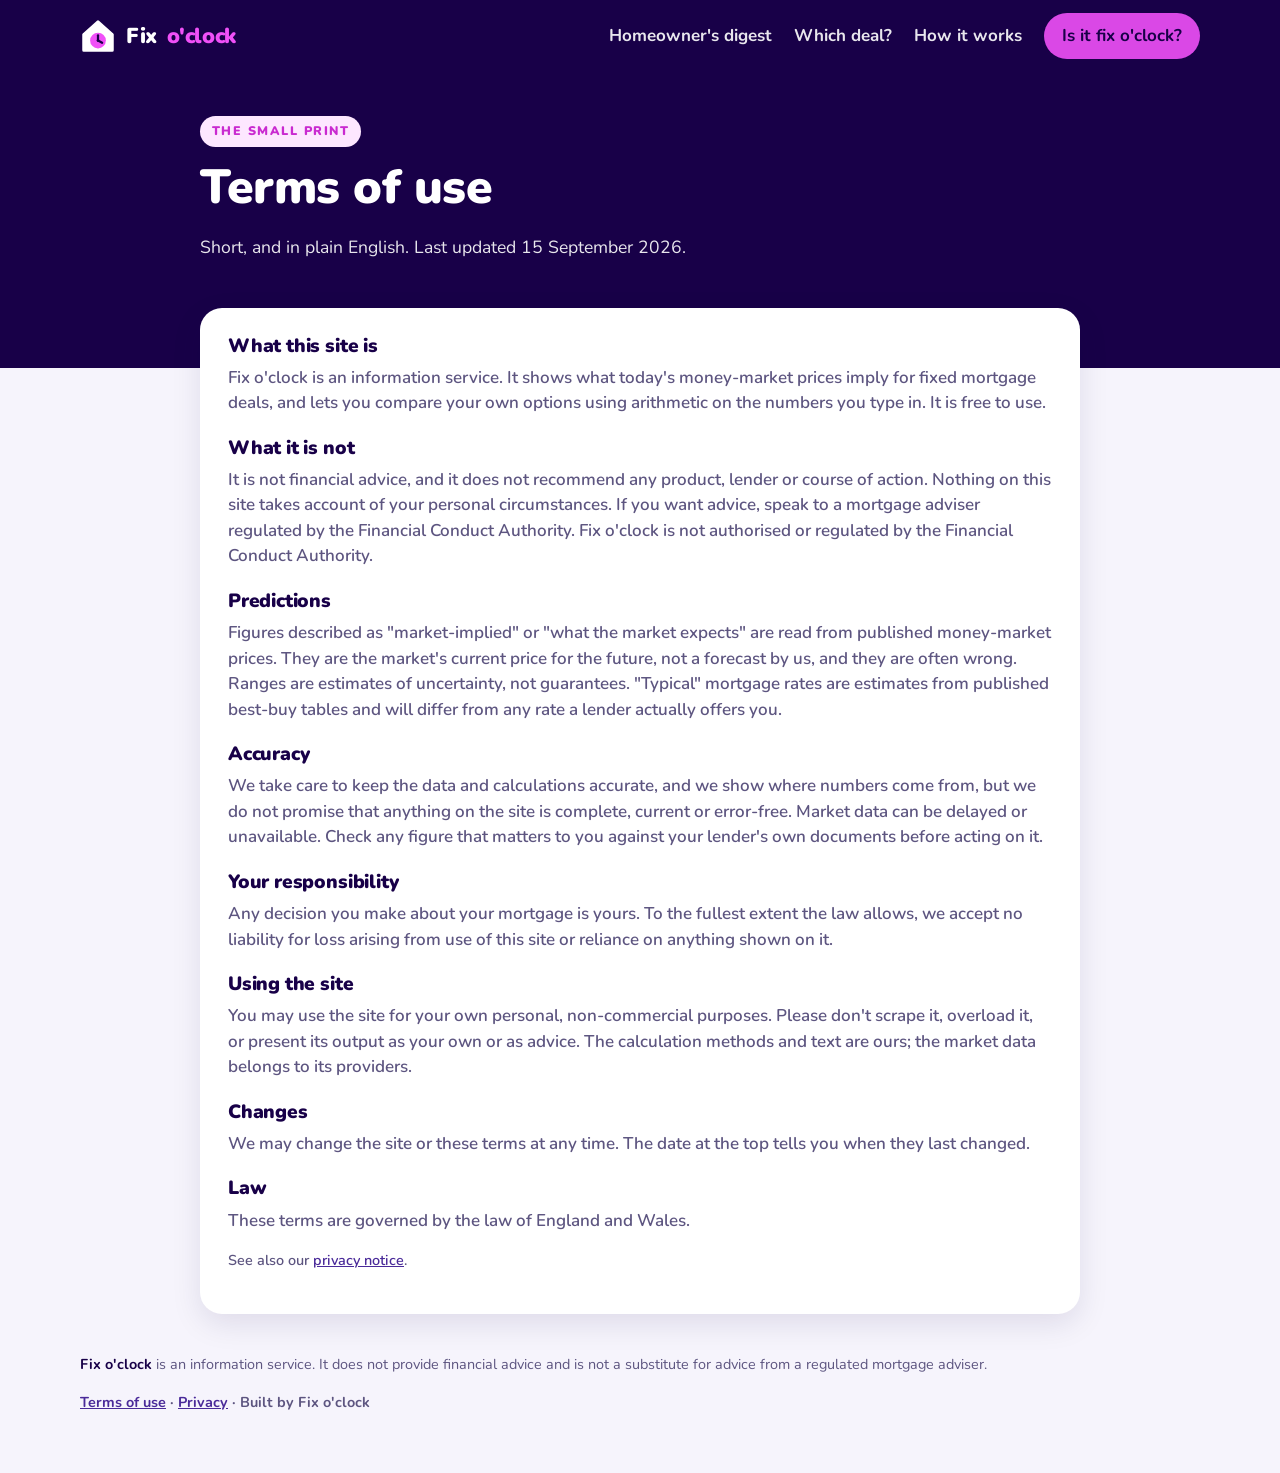
<file: app/terms.html>
<!doctype html>
<html lang="en-GB">
<head>
<meta charset="utf-8">
<meta name="viewport" content="width=device-width, initial-scale=1">
<title>Terms of use – Fix o'clock</title>
<link rel="icon" type="image/svg+xml" href="favicon.svg">
<link rel="stylesheet" href="styles.css?v=8">
</head>
<body>

<header class="top">
  <div class="wrap">
    <a class="logo" href="index.html">
      <svg class="mark" viewBox="0 0 48 48" aria-hidden="true"><path d="M24 5 L43 22 V43 H5 V22 Z" fill="#fff" stroke="#fff" stroke-width="4" stroke-linejoin="round"/><circle cx="24" cy="30" r="10.5" fill="#f050f8"/><path d="M24 30 V23" stroke="#180048" stroke-width="3" stroke-linecap="round"/><path d="M24 30 L29.5 33" stroke="#180048" stroke-width="3" stroke-linecap="round"/><circle cx="24" cy="30" r="1.8" fill="#180048"/></svg>
      Fix <em>o'clock</em>
    </a>
    <nav>
      <a href="news/index.html">Homeowner's digest</a>
      <a href="position.html">Which deal?</a>
      <a href="index.html#how">How it works</a>
      <a class="cta" href="calculate.html">Is it fix o'clock?</a>
    </nav>
  </div>
</header>

<section class="page-head">
  <div class="narrow">
    <span class="eyebrow">The small print</span>
    <h1 style="font-size:clamp(1.9rem,4.5vw,3rem)">Terms of use</h1>
    <p>Short, and in plain English. Last updated 15 September 2026.</p>
  </div>
</section>

<main class="narrow lift">
  <section class="card legal-page">
    <h2>What this site is</h2>
    <p>Fix o'clock is an information service. It shows what today's money-market prices imply for fixed mortgage deals, and lets you compare your own options using arithmetic on the numbers you type in. It is free to use.</p>

    <h2>What it is not</h2>
    <p>It is not financial advice, and it does not recommend any product, lender or course of action. Nothing on this site takes account of your personal circumstances. If you want advice, speak to a mortgage adviser regulated by the Financial Conduct Authority. Fix o'clock is not authorised or regulated by the Financial Conduct Authority.</p>

    <h2>Predictions</h2>
    <p>Figures described as "market-implied" or "what the market expects" are read from published money-market prices. They are the market's current price for the future, not a forecast by us, and they are often wrong. Ranges are estimates of uncertainty, not guarantees. "Typical" mortgage rates are estimates from published best-buy tables and will differ from any rate a lender actually offers you.</p>

    <h2>Accuracy</h2>
    <p>We take care to keep the data and calculations accurate, and we show where numbers come from, but we do not promise that anything on the site is complete, current or error-free. Market data can be delayed or unavailable. Check any figure that matters to you against your lender's own documents before acting on it.</p>

    <h2>Your responsibility</h2>
    <p>Any decision you make about your mortgage is yours. To the fullest extent the law allows, we accept no liability for loss arising from use of this site or reliance on anything shown on it.</p>

    <h2>Using the site</h2>
    <p>You may use the site for your own personal, non-commercial purposes. Please don't scrape it, overload it, or present its output as your own or as advice. The calculation methods and text are ours; the market data belongs to its providers.</p>

    <h2>Changes</h2>
    <p>We may change the site or these terms at any time. The date at the top tells you when they last changed.</p>

    <h2>Law</h2>
    <p>These terms are governed by the law of England and Wales.</p>

    <p class="muted">See also our <a href="privacy.html">privacy notice</a>.</p>
  </section>
</main>

<footer>
  <div class="wrap">
    <div><strong>Fix o'clock</strong> is an information service. It does not provide financial advice and is not a substitute for advice from a regulated mortgage adviser.</div>
    <div class="legal"><a href="terms.html">Terms of use</a> · <a href="privacy.html">Privacy</a> · Built by Fix o'clock</div>
  </div>
</footer>
</body>
</html>
</file>
<file: app/styles.css>
/* ------------------------------------------------------------------
   Fix o'clock – friendly, bold, rounded. Deep purple + hot pink.
   ------------------------------------------------------------------ */
@import url('https://fonts.googleapis.com/css2?family=Nunito:wght@500;700;800;900&display=swap');

:root {
  --ink: #180048;          /* deep purple, page & text */
  --ink-2: #2b1466;
  --ink-3: #4a2a99;
  --pink: #f050f8;
  --pink-dark: #c92ad0;
  --pink-soft: #fde7ff;
  --lilac: #efe9ff;
  --lilac-2: #e2d9ff;
  --mint: #4ef0c0;
  --mint-dark: #0f9a75;
  --sun: #ffd84d;
  --paper: #ffffff;
  --cloud: #f6f4fc;
  --text: #180048;
  --muted: #5d5580;
  --line: #e6e1f5;
  --radius: 22px;
  --shadow: 0 10px 30px rgba(24, 0, 72, 0.10);
  --font: "Nunito", "Segoe UI", system-ui, -apple-system, Arial, sans-serif;
}

* { box-sizing: border-box; }
html { scroll-behavior: smooth; }
[id] { scroll-margin-top: 92px; }
body { margin: 0; font-family: var(--font); color: var(--text); background: var(--cloud); font-size: 17px; line-height: 1.5; -webkit-font-smoothing: antialiased; }
a { color: var(--ink-3); }
h1, h2, h3 { line-height: 1.12; margin: 0 0 .4em; letter-spacing: -.01em; }
h1 { font-size: clamp(2.2rem, 5.5vw, 4rem); font-weight: 900; }
h2 { font-size: clamp(1.6rem, 3.2vw, 2.4rem); font-weight: 900; }
h3 { font-size: 1.25rem; font-weight: 800; }
p { margin: 0 0 1em; }
.wrap { width: min(1120px, 100% - 40px); margin-inline: auto; }
.narrow { width: min(880px, 100% - 40px); margin-inline: auto; }

/* Header */
.top { background: var(--ink); color: #fff; position: sticky; top: 0; z-index: 20; }
.top .wrap { display: flex; align-items: center; justify-content: space-between; height: 72px; gap: 20px; }
.logo { display: flex; align-items: center; gap: 10px; color: #fff; text-decoration: none; font-weight: 900; font-size: 1.35rem; letter-spacing: -.02em; }
.logo .mark { width: 36px; height: 36px; }
.logo em { font-style: normal; color: var(--pink); }
nav a { color: #fff; text-decoration: none; font-weight: 700; margin-left: 22px; opacity: .9; }
nav a:hover { opacity: 1; text-decoration: underline; text-decoration-color: var(--pink); text-underline-offset: 6px; }
nav { display: flex; align-items: center; flex-wrap: nowrap; }
nav .cta { background: var(--pink); color: var(--ink); padding: 10px 18px; border-radius: 999px; white-space: nowrap; }
@media (max-width: 720px) { nav .cta { padding: 9px 14px; font-size: .95rem; margin-left: 0; } }
nav .cta:hover { background: #ff7cff; text-decoration: none; }
@media (max-width: 720px) { nav a:not(.cta) { display: none; } }

/* Buttons */
.btn { display: inline-flex; align-items: center; justify-content: center; gap: 10px; border: 0; cursor: pointer; font: inherit; font-weight: 900; font-size: 1.05rem; padding: 16px 28px; border-radius: 999px; text-decoration: none; transition: transform .12s ease, background .12s ease, box-shadow .12s ease; }
.btn-pink { background: var(--pink); color: var(--ink); box-shadow: 0 8px 24px rgba(240, 80, 248, .35); }
.btn-pink:hover { background: #ff7cff; transform: translateY(-2px); }
.btn-ghost { background: transparent; color: #fff; border: 2px solid rgba(255,255,255,.5); }
.btn-ghost:hover { border-color: #fff; }
.btn-ink { background: var(--ink); color: #fff; }
.btn-ink:hover { background: var(--ink-2); transform: translateY(-2px); }

/* Hero */
.hero { background: var(--ink); color: #fff; padding: 64px 0 88px; position: relative; overflow: hidden; }
.hero .wrap { display: grid; grid-template-columns: 1.15fr .85fr; gap: 40px; align-items: center; }
.hero h1 span { color: var(--pink); }
.hero .lead { font-size: 1.25rem; opacity: .92; max-width: 560px; }
.hero .actions { display: flex; gap: 14px; flex-wrap: wrap; margin-top: 26px; }
.hook { background: rgba(255,255,255,.08); border: 2px solid rgba(255,255,255,.14); border-radius: 22px; padding: 18px 20px; margin-top: 22px; max-width: 560px; }
.hook label { color: #fff; font-size: 1.05rem; margin-bottom: 10px; }
.hook-row { display: flex; gap: 12px; flex-wrap: wrap; }
.hook-row input { flex: 1 1 220px; font: inherit; font-weight: 800; font-size: 1.15rem; padding: 14px 18px; border-radius: 999px; border: 0; color: var(--ink); }
.hook-row input:focus { outline: 4px solid rgba(240,80,248,.5); }
.card.one { background: linear-gradient(135deg, #2b1466, #180048); color: #fff; margin-top: 24px; padding: 34px 32px; }
.one .eyebrow { background: rgba(240,80,248,.18); color: #ff9bff; }
.one .big { font-size: clamp(2.4rem, 6vw, 4rem); font-weight: 900; letter-spacing: -.03em; line-height: 1; color: var(--pink); }
.one .big-k { font-size: 1.25rem; font-weight: 800; margin-top: 10px; max-width: 640px; }
.one .big-s { opacity: .85; font-weight: 600; margin-top: 10px; max-width: 640px; }
.hero .trust { display: flex; gap: 22px; flex-wrap: wrap; margin-top: 30px; font-weight: 700; opacity: .85; font-size: .95rem; }
.hero .trust span::before { content: "✓ "; color: var(--mint); }
.hero-art { width: 100%; max-width: 460px; justify-self: center; }
.hero::after { content: ""; position: absolute; inset: auto -10% -60% auto; width: 60%; aspect-ratio: 1; border-radius: 50%; background: radial-gradient(closest-side, rgba(240,80,248,.35), transparent 70%); pointer-events: none; }
@media (max-width: 860px) { .hero .wrap { grid-template-columns: 1fr; } .hero-art { max-width: 320px; } }

/* Sections */
section.block { padding: 64px 0; }
.eyebrow { display: inline-block; font-weight: 900; letter-spacing: .12em; text-transform: uppercase; font-size: .78rem; color: var(--pink-dark); background: var(--pink-soft); padding: 6px 12px; border-radius: 999px; margin-bottom: 14px; }
.card { background: var(--paper); border-radius: var(--radius); box-shadow: var(--shadow); padding: 28px; }
.grid3 { display: grid; grid-template-columns: repeat(3, 1fr); gap: 20px; }
@media (max-width: 860px) { .grid3 { grid-template-columns: 1fr; } }

/* Market strip */
.market { margin-top: -48px; position: relative; z-index: 2; }
.market .card { display: grid; grid-template-columns: repeat(4, 1fr); gap: 18px; padding: 22px 28px; align-items: center; }
.stat .n { font-size: 2rem; font-weight: 900; line-height: 1; letter-spacing: -.02em; }
.stat .n small { font-size: 1rem; font-weight: 800; color: var(--muted); }
.stat .n-text { font-size: 1.55rem; padding-top: .2rem; }
.stat .l { color: var(--muted); font-weight: 700; font-size: .92rem; margin-top: 6px; }
.stat .d { font-size: .85rem; font-weight: 800; margin-top: 4px; }
.up { color: #b3261e; } .down { color: var(--mint-dark); } .flat { color: var(--muted); }
.live { display: inline-flex; align-items: center; gap: 8px; font-size: .85rem; font-weight: 800; color: var(--muted); }
.live .dot { width: 9px; height: 9px; border-radius: 50%; background: var(--mint); box-shadow: 0 0 0 4px rgba(78,240,192,.25); }
.live.off .dot { background: var(--sun); box-shadow: 0 0 0 4px rgba(255,216,77,.3); }
@media (max-width: 860px) { .market .card { grid-template-columns: 1fr 1fr; } }

/* Steps */
.step { position: relative; padding-top: 10px; }
.step .num { width: 46px; height: 46px; border-radius: 50%; background: var(--pink); color: var(--ink); font-weight: 900; font-size: 1.2rem; display: grid; place-items: center; margin-bottom: 14px; }
.step p { color: var(--muted); margin: 0; }

/* Promise block */
.promise { background: var(--ink); color: #fff; border-radius: var(--radius); padding: 40px; display: grid; grid-template-columns: 1.1fr .9fr; gap: 32px; align-items: center; }
.promise ul { list-style: none; padding: 0; margin: 0; display: grid; gap: 12px; }
.promise li { padding-left: 34px; position: relative; font-weight: 700; }
.promise li::before { content: "✓"; position: absolute; left: 0; top: -2px; width: 24px; height: 24px; border-radius: 50%; background: var(--mint); color: var(--ink); font-weight: 900; display: grid; place-items: center; font-size: .9rem; }
@media (max-width: 860px) { .promise { grid-template-columns: 1fr; } }

/* Forms */
.form-grid { display: grid; grid-template-columns: repeat(2, 1fr); gap: 18px 22px; }
@media (max-width: 680px) { .form-grid { grid-template-columns: 1fr; } }
label { display: block; font-weight: 800; font-size: .95rem; margin-bottom: 6px; }
label .hint { display: block; font-weight: 600; color: var(--muted); font-size: .82rem; }
.field { position: relative; }
.field input { width: 100%; font: inherit; font-weight: 700; font-size: 1.1rem; padding: 14px 16px; border: 2px solid var(--lilac-2); border-radius: 14px; background: #fff; color: var(--ink); outline: none; transition: border .12s, box-shadow .12s; }
.field input:focus { border-color: var(--pink); box-shadow: 0 0 0 4px rgba(240,80,248,.18); }
.field .pre { position: absolute; left: 16px; top: 50%; transform: translateY(-50%); font-weight: 900; color: var(--muted); }
.field .suf { position: absolute; right: 16px; top: 50%; transform: translateY(-50%); font-weight: 900; color: var(--muted); }
.field.has-pre input { padding-left: 34px; }
.field.has-suf input { padding-right: 44px; }
details.more { margin-top: 18px; }
details.more summary { cursor: pointer; font-weight: 800; color: var(--ink-3); }
.form-actions { display: flex; align-items: center; gap: 18px; flex-wrap: wrap; margin-top: 24px; }
.form-actions .note { color: var(--muted); font-size: .9rem; font-weight: 600; }

/* Results */
.result { margin-top: 28px; }
.result h2 { display: flex; align-items: center; gap: 12px; }
.result h2 .chip { font-size: .8rem; font-weight: 900; background: var(--lilac); color: var(--ink-3); padding: 6px 10px; border-radius: 999px; letter-spacing: .04em; }
.plain { background: var(--lilac); border-radius: 16px; padding: 16px 20px; font-weight: 700; margin: 4px 0 18px; }
.plain b { color: var(--pink-dark); }
.readouts { display: grid; grid-template-columns: repeat(3, 1fr); gap: 14px; margin-top: 18px; }
.readout { background: var(--cloud); border-radius: 16px; padding: 14px 16px; }
.readout .v { font-size: 1.5rem; font-weight: 900; line-height: 1.1; letter-spacing: -.02em; }
.readout .k { color: var(--muted); font-weight: 700; font-size: .88rem; margin-top: 4px; }
@media (max-width: 680px) { .readouts { grid-template-columns: 1fr; } }
.legend { display: flex; gap: 18px; flex-wrap: wrap; font-size: .9rem; font-weight: 800; color: var(--muted); margin: 8px 0 4px; }
.legend i { display: inline-block; width: 14px; height: 14px; border-radius: 4px; margin-right: 6px; vertical-align: -2px; }
.chart-wrap { width: 100%; }
svg.chart { width: 100%; height: auto; display: block; font-family: var(--font); }
svg.chart .grid { stroke: var(--line); stroke-width: 1; }
svg.chart .tick { fill: var(--muted); font-size: 13px; font-weight: 700; }
svg.chart .vline { stroke: var(--ink-3); stroke-width: 2; stroke-dasharray: 5 6; }
svg.chart .vlabel { fill: var(--ink-3); font-size: 13px; font-weight: 800; }
svg.chart .hline { stroke-width: 2; stroke-dasharray: 2 6; }
svg.chart .hlabel, svg.chart .slabel { font-size: 13px; font-weight: 800; }
svg.chart .blabel { fill: var(--ink); font-size: 15px; font-weight: 800; }
svg.chart .bnote { fill: var(--muted); font-size: 12px; font-weight: 700; }
svg.chart .bvalue { fill: var(--ink); font-size: 16px; font-weight: 900; }
.foot-note { color: var(--muted); font-size: .85rem; font-weight: 600; margin-top: 12px; }

.notice { display: flex; gap: 14px; align-items: flex-start; background: #fff7d6; border: 2px solid #ffe58f; border-radius: 16px; padding: 14px 18px; font-weight: 700; font-size: .95rem; }
.notice .i { width: 28px; height: 28px; border-radius: 50%; background: var(--sun); display: grid; place-items: center; font-weight: 900; flex: 0 0 auto; }
.hidden { display: none !important; }

/* Reminder */
.remind { background: var(--ink); color: #fff; }
.remind .row { display: flex; gap: 12px; flex-wrap: wrap; margin-top: 14px; }
.remind input[type=email] { flex: 1 1 260px; font: inherit; font-weight: 700; padding: 14px 16px; border-radius: 999px; border: 0; }
.remind label.check { display: flex; gap: 10px; align-items: flex-start; font-weight: 600; font-size: .92rem; opacity: .9; margin-top: 14px; }
.remind .ok { margin-top: 14px; font-weight: 800; color: var(--mint); }

/* Footer */
footer { padding: 40px 0 60px; color: var(--muted); font-size: .9rem; }
footer .wrap { display: grid; gap: 10px; }
footer strong { color: var(--ink); }
footer .legal { margin-top: 6px; font-weight: 700; }
footer .legal a { color: var(--ink-3); }
.legal-page h2 { font-size: 1.2rem; margin-top: 22px; }
.legal-page h2:first-child { margin-top: 0; }
.legal-page p, .legal-page li { color: var(--muted); font-weight: 600; }
.legal-page ul { padding-left: 20px; }
.legal-page li { margin-bottom: 8px; }

/* News pages */
.tiles { display: grid; grid-template-columns: repeat(4, 1fr); gap: 18px; }
@media (max-width: 860px) { .tiles { grid-template-columns: 1fr 1fr; } }
.spark-row { display: flex; align-items: center; gap: 16px; margin-top: 18px; flex-wrap: wrap; }
.spark { width: 320px; max-width: 100%; height: auto; }
.muted { color: var(--muted); font-weight: 700; font-size: .9rem; }
.read p { font-size: 1.1rem; margin-bottom: .9em; }
.read b { color: var(--pink-dark); }
.ctx { list-style: none; padding: 0; margin: 0; display: grid; gap: 10px; }
.ctx li { display: grid; grid-template-columns: 52px 1fr; gap: 10px; font-weight: 600; }
.ctx .t { color: var(--muted); font-weight: 800; font-size: .9rem; padding-top: 2px; }
.days { list-style: none; padding: 0; margin: 0; display: grid; gap: 8px; }
.days a { font-weight: 800; }

/* Which deal? page */
.modes { display: grid; grid-template-columns: 1fr 1fr; gap: 12px; padding: 12px; }
.mode { font: inherit; cursor: pointer; border: 2px solid var(--lilac-2); background: #fff; border-radius: 16px; padding: 16px 18px; text-align: left; display: grid; gap: 2px; color: var(--ink); }
.mode b { font-size: 1.1rem; font-weight: 900; }
.mode span { color: var(--muted); font-weight: 700; font-size: .95rem; }
.mode[aria-pressed="true"] { border-color: var(--pink); background: var(--pink-soft); }
.mode:hover { border-color: var(--pink); }
@media (max-width: 560px) { .modes { grid-template-columns: 1fr; } }
.prefill { background: var(--teal-soft, #e6f4f4); background: #e6faf3; color: #0f9a75; font-weight: 800; border-radius: 12px; padding: 10px 14px; margin: 0 0 18px; }
.check-row { display: flex; gap: 10px; align-items: flex-start; font-weight: 800; padding-top: 30px; }
.check-row input { width: 20px; height: 20px; margin-top: 2px; }
.check-row .hint { font-weight: 600; }
.field select { width: 100%; font: inherit; font-weight: 700; font-size: 1.1rem; padding: 14px 16px; border: 2px solid var(--lilac-2); border-radius: 14px; background: #fff; color: var(--ink); }
.form-grid.adv { grid-template-columns: repeat(3, 1fr); }
@media (max-width: 680px) { .form-grid.adv { grid-template-columns: 1fr; } }
.form-grid.adv .field input { font-size: 1rem; padding: 10px 12px; }
.card.one .lead-big { font-size: clamp(1.4rem, 3.4vw, 2rem); font-weight: 900; line-height: 1.2; margin: 0 0 12px; }
.card.one .lead-big b { color: var(--pink); }
.card.one .sub-big { font-size: 1.05rem; font-weight: 600; opacity: .92; margin: 0; }
.card.one .sub-big b { color: #ffd39a; }
.whatif { display: grid; grid-template-columns: 1fr auto; gap: 16px; align-items: center; margin: 8px 0 12px; }
.whatif input[type=range] { width: 100%; accent-color: var(--pink); }
.whatif .wiv { font-weight: 900; color: var(--pink-dark); min-width: 130px; text-align: right; }
@media (max-width: 560px) { .whatif { grid-template-columns: 1fr; } .whatif .wiv { text-align: left; } }
.figs { grid-template-columns: 1fr 1fr; }
@media (max-width: 680px) { .figs { grid-template-columns: 1fr; } }
.readout .s { color: var(--muted); font-weight: 600; font-size: .85rem; margin-top: 6px; }
.readout details { margin-top: 8px; }
.readout summary { cursor: pointer; font-weight: 800; font-size: .85rem; color: var(--ink-3); }
.readout details p { font-size: .9rem; margin: 6px 0 0; font-weight: 600; }
.h2-like { cursor: pointer; font-size: clamp(1.3rem, 3vw, 1.8rem); font-weight: 900; }
table.ledger { width: 100%; border-collapse: collapse; margin: 14px 0 6px; font-size: .92rem; }
table.ledger th { text-align: left; font-size: .78rem; text-transform: uppercase; letter-spacing: .06em; color: var(--muted); padding: 8px 8px; border-bottom: 2px solid var(--line); }
table.ledger td { padding: 8px; border-bottom: 1px solid var(--line); font-weight: 600; vertical-align: top; }
table.ledger tr.tot td { font-weight: 900; border-bottom: 0; }
table.ledger tr.win td { color: var(--mint-dark); }
.guide details { border-top: 1px solid var(--line); padding: 12px 0; }
.guide summary { cursor: pointer; font-weight: 800; }
.guide p { margin: 8px 0 0; color: var(--muted); font-weight: 600; }

/* Page header for calculator */
.page-head { background: var(--ink); color: #fff; padding: 44px 0 90px; }
.page-head p { opacity: .9; max-width: 640px; font-size: 1.1rem; }
.lift { margin-top: -60px; position: relative; z-index: 2; }
</file>
